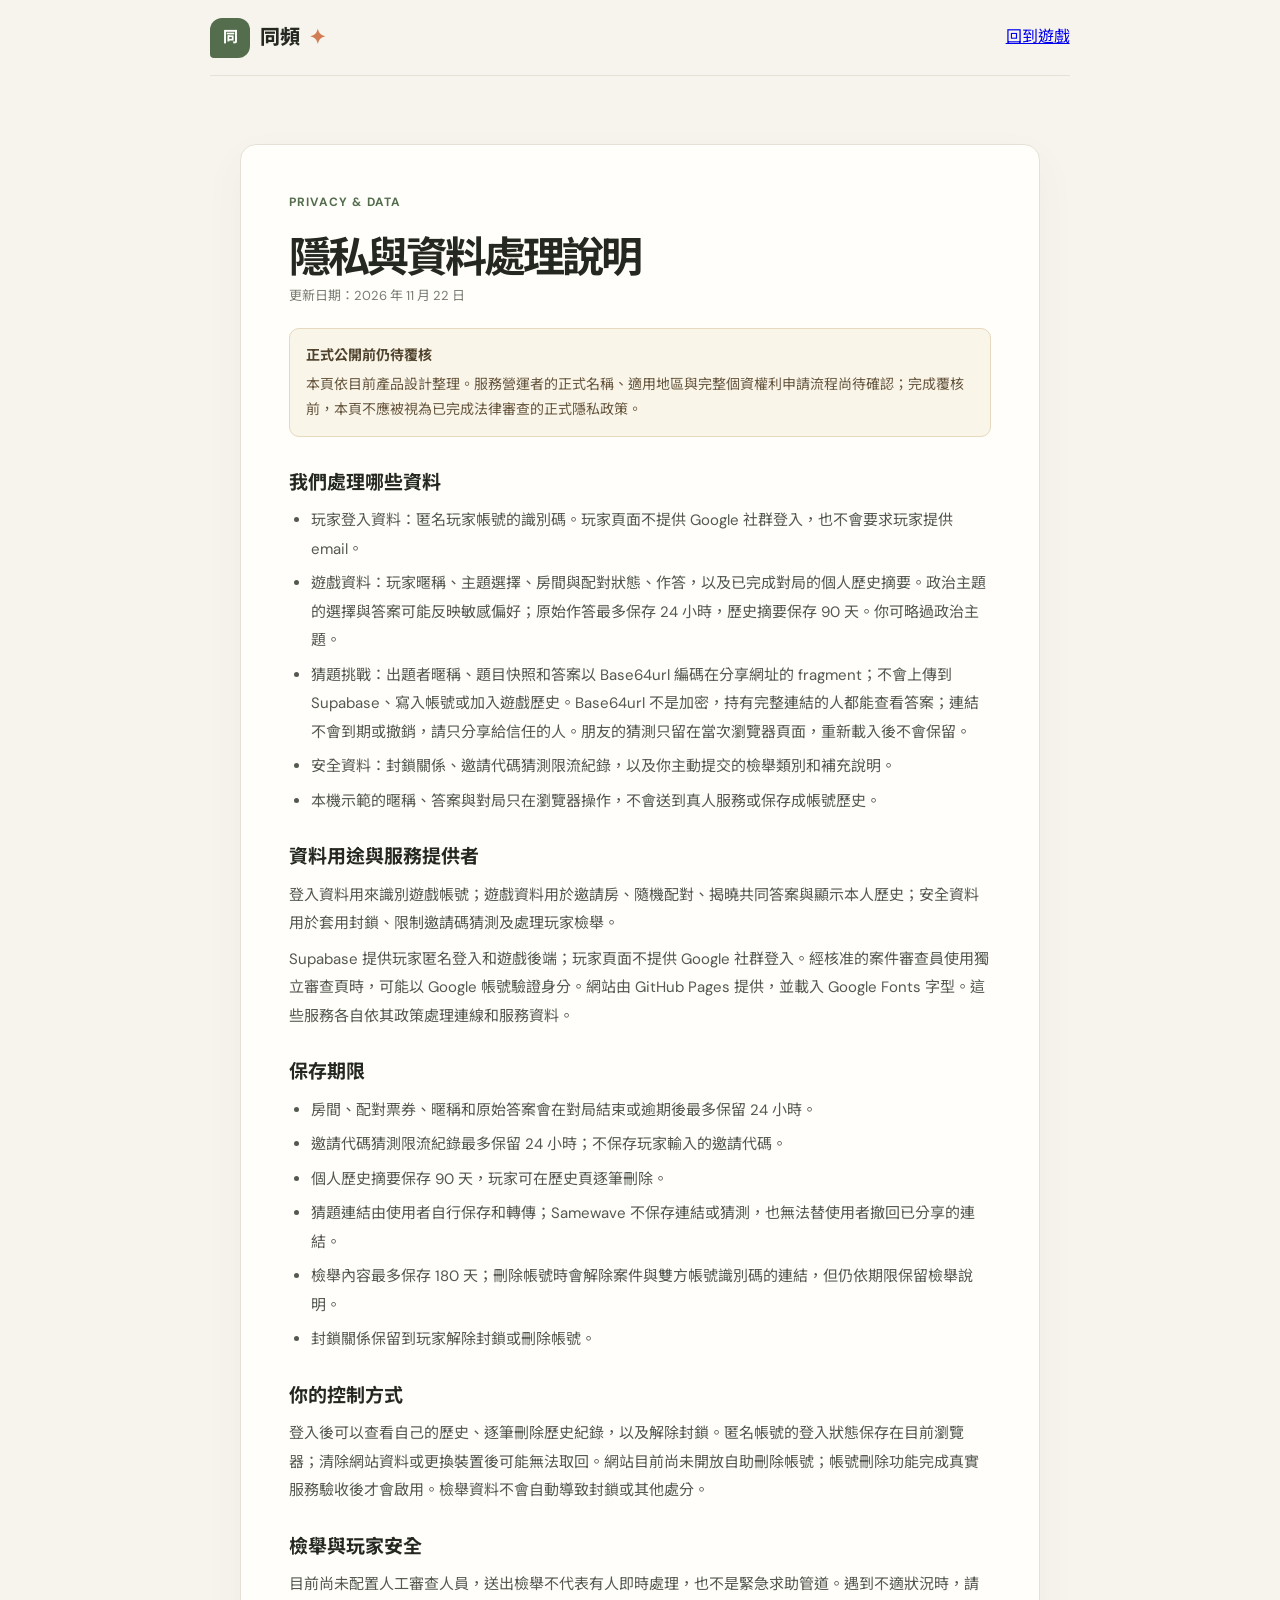
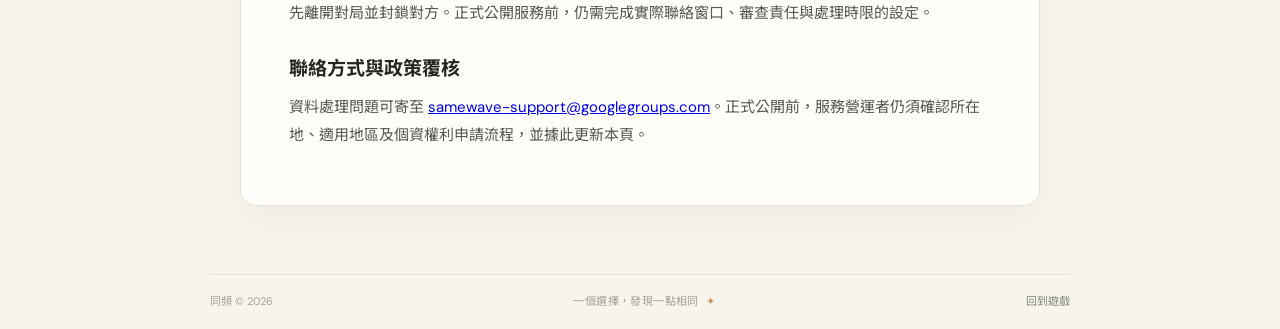
<file: site/privacy.html>
<!doctype html>
<html lang="zh-Hant">
  <head>
    <meta charset="utf-8">
    <meta name="viewport" content="width=device-width, initial-scale=1">
    <meta name="theme-color" content="#f7f4ee">
    <meta name="description" content="同頻目前遊戲資料的用途、保存期限、登入服務與玩家控制方式。">
    <link rel="canonical" href="https://310182-sketch.github.io/samewave/privacy.html">
    <meta property="og:type" content="website">
    <meta property="og:title" content="隱私與資料處理說明｜同頻">
    <meta property="og:description" content="了解同頻如何處理登入、遊戲、歷史、封鎖與檢舉資料。">
    <meta property="og:url" content="https://310182-sketch.github.io/samewave/privacy.html">
    <title>隱私與資料處理說明｜同頻</title>
    <link rel="icon" href="favicon.svg" type="image/svg+xml">
    <link rel="preconnect" href="https://fonts.googleapis.com">
    <link rel="preconnect" href="https://fonts.gstatic.com" crossorigin>
    <link href="https://fonts.googleapis.com/css2?family=DM+Sans:wght@400;500;600;700&family=Noto+Sans+TC:wght@400;500;600;700;800&display=swap" rel="stylesheet">
    <link rel="stylesheet" href="styles.css?v=17">
    <style>
      .policy-shell { max-width: 1000px; }
      .policy-main { padding: clamp(28px, 6vw, 68px) 0; }
      .policy-card { width: 100%; max-width: 800px; margin: 0 auto; border: 1px solid var(--line); border-radius: 16px; padding: clamp(22px, 5vw, 48px); background: var(--white); box-shadow: 0 16px 42px #514a380c; }
      .policy-card h1 { margin: 14px 0 4px; font-size: clamp(30px, 5vw, 42px); line-height: 1.35; }
      .policy-updated { margin: 0 0 22px; color: var(--muted); font-size: 13px; }
      .policy-review { margin: 0 0 32px; border: 1px solid #e6d9bd; border-radius: 10px; padding: 14px 16px; background: #faf5e9; color: #66563e; font-size: 14px; line-height: 1.8; }
      .policy-review strong { display: block; margin-bottom: 3px; color: #51442e; }
      .policy-section { margin-top: 28px; }
      .policy-section h2 { margin: 0 0 9px; font-size: 19px; line-height: 1.5; }
      .policy-section p,.policy-section li { color: #54584f; font-size: 15px; line-height: 1.9; }
      .policy-section p { margin: 7px 0; }
      .policy-section ul { margin: 8px 0; padding-left: 22px; }
      .policy-section li+li { margin-top: 6px; }
      .policy-contact { overflow-wrap: anywhere; }
      @media (max-width: 600px) {
        .policy-shell { padding-inline: 18px; }
        .policy-main { padding-block: 22px 34px; }
        .policy-card h1 { letter-spacing: -.04em; }
        .policy-section h2 { font-size: 17px; }
        .policy-section p,.policy-section li { font-size: 14px; }
        .policy-shell .site-footer { flex-wrap: wrap; gap: 8px; padding-block: 10px; }
        .policy-shell .site-footer>div { flex-wrap: wrap; }
      }
    </style>
  </head>
  <body>
    <div class="app-shell policy-shell">
      <header class="topbar">
        <a class="brand" href="./" aria-label="同頻首頁"><span class="brand-mark" aria-hidden="true">同</span>同頻<span class="brand-dot" aria-hidden="true">✦</span></a>
        <a class="policy-home-link" href="./">回到遊戲</a>
      </header>
      <main class="policy-main">
        <article class="policy-card">
          <p class="eyebrow">PRIVACY &amp; DATA</p>
          <h1>隱私與資料處理說明</h1>
          <p class="policy-updated">更新日期：2026 年 11 月 22 日</p>
          <aside class="policy-review" role="note">
            <strong>正式公開前仍待覆核</strong>
            本頁依目前產品設計整理。服務營運者的正式名稱、適用地區與完整個資權利申請流程尚待確認；完成覆核前，本頁不應被視為已完成法律審查的正式隱私政策。
          </aside>

          <section class="policy-section">
            <h2>我們處理哪些資料</h2>
            <ul>
              <li>玩家登入資料：匿名玩家帳號的識別碼。玩家頁面不提供 Google 社群登入，也不會要求玩家提供 email。</li>
              <li>遊戲資料：玩家暱稱、主題選擇、房間與配對狀態、作答，以及已完成對局的個人歷史摘要。政治主題的選擇與答案可能反映敏感偏好；原始作答最多保存 24 小時，歷史摘要保存 90 天。你可略過政治主題。</li>
              <li>猜題挑戰：出題者暱稱、題目快照和答案以 Base64url 編碼在分享網址的 fragment；不會上傳到 Supabase、寫入帳號或加入遊戲歷史。Base64url 不是加密，持有完整連結的人都能查看答案；連結不會到期或撤銷，請只分享給信任的人。朋友的猜測只留在當次瀏覽器頁面，重新載入後不會保留。</li>
              <li>安全資料：封鎖關係、邀請代碼猜測限流紀錄，以及你主動提交的檢舉類別和補充說明。</li>
              <li>本機示範的暱稱、答案與對局只在瀏覽器操作，不會送到真人服務或保存成帳號歷史。</li>
            </ul>
          </section>

          <section class="policy-section">
            <h2>資料用途與服務提供者</h2>
            <p>登入資料用來識別遊戲帳號；遊戲資料用於邀請房、隨機配對、揭曉共同答案與顯示本人歷史；安全資料用於套用封鎖、限制邀請碼猜測及處理玩家檢舉。</p>
            <p>Supabase 提供玩家匿名登入和遊戲後端；玩家頁面不提供 Google 社群登入。經核准的案件審查員使用獨立審查頁時，可能以 Google 帳號驗證身分。網站由 GitHub Pages 提供，並載入 Google Fonts 字型。這些服務各自依其政策處理連線和服務資料。</p>
          </section>

          <section class="policy-section">
            <h2>保存期限</h2>
            <ul>
              <li>房間、配對票券、暱稱和原始答案會在對局結束或逾期後最多保留 24 小時。</li>
              <li>邀請代碼猜測限流紀錄最多保留 24 小時；不保存玩家輸入的邀請代碼。</li>
              <li>個人歷史摘要保存 90 天，玩家可在歷史頁逐筆刪除。</li>
              <li>猜題連結由使用者自行保存和轉傳；Samewave 不保存連結或猜測，也無法替使用者撤回已分享的連結。</li>
              <li>檢舉內容最多保存 180 天；刪除帳號時會解除案件與雙方帳號識別碼的連結，但仍依期限保留檢舉說明。</li>
              <li>封鎖關係保留到玩家解除封鎖或刪除帳號。</li>
            </ul>
          </section>

          <section class="policy-section">
            <h2>你的控制方式</h2>
            <p>登入後可以查看自己的歷史、逐筆刪除歷史紀錄，以及解除封鎖。匿名帳號的登入狀態保存在目前瀏覽器；清除網站資料或更換裝置後可能無法取回。網站目前尚未開放自助刪除帳號；帳號刪除功能完成真實服務驗收後才會啟用。檢舉資料不會自動導致封鎖或其他處分。</p>
          </section>

          <section class="policy-section">
            <h2>檢舉與玩家安全</h2>
            <p>目前尚未配置人工審查人員，送出檢舉不代表有人即時處理，也不是緊急求助管道。遇到不適狀況時，請先離開對局並封鎖對方。正式公開服務前，仍需完成實際聯絡窗口、審查責任與處理時限的設定。</p>
          </section>

          <section class="policy-section">
            <h2>聯絡方式與政策覆核</h2>
            <p class="policy-contact">資料處理問題可寄至 <a href="mailto:samewave-support@googlegroups.com">samewave-support@googlegroups.com</a>。正式公開前，服務營運者仍須確認所在地、適用地區及個資權利申請流程，並據此更新本頁。</p>
          </section>
        </article>
      </main>
      <footer class="site-footer">
        <span>同頻 © 2026</span>
        <span class="footer-message">一個選擇，發現一點相同 <span aria-hidden="true">✦</span></span>
        <div><a href="./">回到遊戲</a></div>
      </footer>
    </div>
  </body>
</html>
</file>
<file: site/styles.css>
:root {
  color-scheme: light;
  --paper: #f7f4ee;
  --ink: #252820;
  --muted: #797d71;
  --line: #e6e1d7;
  --green: #536d4d;
  --green-dark: #3b5439;
  --green-soft: #edf1e8;
  --orange: #d17c55;
  --blue: #778aa0;
  --white: #fffefa;
  font-family: "DM Sans", "Noto Sans TC", "Microsoft JhengHei", sans-serif;
}
* { box-sizing: border-box; }
body { margin: 0; min-height: 100vh; background: var(--paper); color: var(--ink); }
button, input { font: inherit; }
button { color: inherit; }
button:disabled { cursor: default; }
button:focus-visible, input:focus-visible, a:focus-visible { outline: 3px solid var(--green); outline-offset: 3px; }
[data-focus-target]:focus { outline: 2px solid var(--green); outline-offset: 5px; border-radius: 5px; }
.app-shell { width: min(100%, 1360px); min-height: 100vh; margin: 0 auto; padding: 0 clamp(22px, 7vw, 96px); display: flex; flex-direction: column; }
.topbar { height: 82px; border-bottom: 1px solid var(--line); display: flex; align-items: center; justify-content: space-between; flex: 0 0 auto; }
.brand { display: inline-flex; align-items: center; gap: 10px; color: var(--ink); text-decoration: none; font-size: 18px; font-weight: 800; letter-spacing: -.04em; }
.brand-mark,.modal-mark { width: 34px; height: 34px; display: grid; place-items: center; border-radius: 12px 12px 12px 4px; background: var(--green); color: white; font-size: 15px; }
.brand-dot { color: var(--orange); }
.topbar-actions { display: flex; align-items: center; gap: 15px; }
.demo-pill,.live-label { display: inline-flex; align-items: center; gap: 8px; border: 1px solid #dce4d6; border-radius: 30px; padding: 7px 11px; color: #687463; background: #edf1e9; font-size: 9px; font-weight: 700; letter-spacing: .55px; }
.pulse-dot { display: inline-block; width: 6px; height: 6px; border-radius: 50%; background: #6f9665; box-shadow: 0 0 0 3px #dbe8d5; }
.icon-button,.more-button { display: grid; place-items: center; width: 34px; height: 34px; border: 1px solid var(--line); border-radius: 50%; background: transparent; color: #64695f; cursor: pointer; }
.icon-button:hover,.more-button:hover { background: white; }
main { display: flex; flex: 1; flex-direction: column; }
.view { flex: 1; }
.hidden { display: none !important; }

/* Home */
.home-view { min-height: 665px; display: grid; grid-template-columns: minmax(0, 1fr) minmax(330px, .9fr); align-items: center; gap: clamp(35px, 6vw, 82px); padding: 48px 0 58px; }
.hero-copy { max-width: 560px; }
.eyebrow { display: flex; align-items: center; gap: 9px; margin: 0; color: var(--green); font-size: 10px; font-weight: 700; letter-spacing: 1.55px; text-transform: uppercase; }
.sparkle { color: var(--orange); font-size: 16px; }
h1 { font-family: "Noto Sans TC", "Microsoft JhengHei", sans-serif; font-size: clamp(40px, 4.4vw, 59px); line-height: 1.27; letter-spacing: -.07em; font-weight: 700; }
.hero-copy h1 { margin: 17px 0 15px; }
h1 span { color: var(--green); }
.hero-description { margin: 0; color: var(--muted); font-size: 13px; line-height: 1.9; }
.hero-note { display: flex; align-items: center; gap: 7px; margin: 15px 0 22px 2px; color: #96958a; font-size: 9px; }
.hero-note span { color: #c39b5b; }
.entry-card { max-width: 470px; border: 1px solid #e8e4da; border-radius: 13px; background: var(--white); padding: 18px 19px 15px; box-shadow: 0 13px 32px #554e3d0b; }
.entry-heading { display: flex; align-items: center; gap: 10px; margin-bottom: 14px; }
.step-mark { display: grid; place-items: center; width: 29px; height: 29px; border-radius: 9px; background: #f0eee6; color: #8a8c80; font-size: 8px; font-weight: 700; }
.entry-heading div { display: flex; flex-direction: column; gap: 2px; }
.entry-heading b { font-size: 12px; }
.entry-heading small { color: #77796f; font-size: 10px; }
.field-label { display: flex; align-items: center; gap: 6px; margin-bottom: 6px; font-size: 12px; font-weight: 700; }
.field-label span { color: #aaa89e; font-weight: 400; }
.text-input { width: 100%; height: 40px; border: 1px solid #e6e4db; border-radius: 6px; background: #fff; color: var(--ink); padding: 0 10px; font-size: 12px; }
.text-input::placeholder { color: #b4b2a8; }
.topic-picker { margin: 14px 0 14px; padding: 0; border: 0; }
.topic-picker legend { margin-bottom: 8px; font-size: 12px; font-weight: 700; }
.topic-options { display: flex; flex-wrap: wrap; gap: 6px; }
.question-count-picker { margin: 14px 0; padding: 0; border: 0; }
.question-count-picker legend { margin-bottom: 8px; font-size: 12px; font-weight: 700; }
.question-count-options { display: grid; grid-template-columns: repeat(3, minmax(0, 1fr)); gap: 8px; }
.question-count-choice { min-height: 42px; border: 1px solid #e7e4da; border-radius: 7px; background: #fff; color: #62665d; font-size: 12px; font-weight: 600; cursor: pointer; transition: .16s ease; }
.question-count-choice:hover { border-color: #b5c2a9; color: var(--green); }
.question-count-choice.is-selected { border-color: #a7b59d; background: #edf2e9; color: var(--green-dark); }
.question-count-note { margin: 7px 0 0; color: #77796f; font-size: 10px; line-height: 1.5; }
.topic-choice { min-height: 42px; display: inline-flex; align-items: center; gap: 6px; border: 1px solid #e7e4da; border-radius: 7px; padding: 0 9px; background: #fff; color: #62665d; font-size: 12px; cursor: pointer; transition: .16s ease; }
.topic-choice>span { color: #bd8d54; font-size: 14px; }
.topic-choice:hover { border-color: #b5c2a9; color: var(--green); }
.topic-choice.is-selected { border-color: #829578; background: #edf1e8; color: var(--green-dark); box-shadow: inset 0 0 0 1px #829578; }
.topic-choice.is-selected>span { color: var(--green); }
.random-choice { margin-left: auto; }
.primary-button { min-height: 45px; display: inline-flex; align-items: center; justify-content: space-between; gap: 16px; border: 0; border-radius: 7px; padding: 0 14px 0 17px; background: var(--green); color: white; font-size: 10px; font-weight: 700; cursor: pointer; box-shadow: 0 7px 16px #43583b20; transition: .18s ease; }
.primary-button:hover { background: var(--green-dark); transform: translateY(-1px); box-shadow: 0 9px 18px #43583b27; }
.start-button { width: 100%; }
.button-arrow { display: grid; place-items: center; width: 23px; height: 23px; border: 1px solid #ffffff66; border-radius: 50%; font-size: 12px; }
.privacy-note { margin: 9px 0 0; color: #77796f; font-size: 9px; text-align: center; }
.preview-wrap { position: relative; justify-self: end; width: min(100%, 410px); padding: 10px 12px 32px; }
.preview-card { position: relative; z-index: 1; border: 1px solid #e9e5dc; border-radius: 14px; padding: 20px 21px 19px; background: var(--white); box-shadow: 0 18px 44px #514a380f; transform: rotate(1deg); }
.preview-topline { display: flex; align-items: center; justify-content: space-between; margin-bottom: 22px; }
.live-label { border: 0; padding: 0; background: transparent; font-size: 8px; letter-spacing: .3px; }
.live-label .pulse-dot { width: 5px; height: 5px; }
.round-tag { color: #aaa79c; font-size: 8px; font-weight: 700; letter-spacing: .8px; }
.preview-topic { width: fit-content; display: flex; align-items: center; gap: 7px; margin: 0 auto 17px; border-radius: 30px; padding: 7px 11px; background: #f5f3ed; color: #8d9084; font-size: 8px; }
.preview-topic>span:first-child { color: #c19154; font-size: 13px; }
.preview-topic b { color: #545d4e; }
.preview-question { margin: 0 0 12px; font-family: "Noto Sans TC", sans-serif; font-size: 15px; font-weight: 700; line-height: 1.65; }
.preview-answer { min-height: 37px; display: flex; align-items: center; gap: 10px; margin-top: 7px; border: 1px solid #e9e6de; border-radius: 7px; padding: 0 10px; color: #73766c; font-size: 9px; }
.answer-letter { display: grid; place-items: center; width: 21px; height: 21px; border-radius: 6px; background: #f1efe8; color: #85877b; font-size: 8px; font-weight: 700; }
.preview-answer.is-selected { border-color: #9aa991; background: #f0f3ec; color: var(--green-dark); }
.preview-answer.is-selected .answer-letter { background: #dfe8d9; color: var(--green); }
.preview-reveal { display: flex; align-items: center; gap: 8px; margin-top: 14px; border-radius: 8px; padding: 10px 11px; background: #f1f4ec; color: var(--green); font-size: 9px; }
.preview-reveal>span { color: #c99754; }
.preview-reveal small { margin-left: auto; color: #9da094; font-size: 7px; }
.decor-star { position: absolute; z-index: 2; color: #c59052; }
.star-one { top: 58px; right: -2px; font-size: 23px; }
.star-two { bottom: 48px; left: -5px; color: #849276; font-size: 16px; }
.preview-caption { position: absolute; right: 6px; bottom: 0; margin: 0; color: #aaa79e; font-size: 8px; letter-spacing: .5px; }

/* Matching */
.matching-view { min-height: 620px; display: flex; flex-direction: column; align-items: center; justify-content: center; padding: 48px 0 60px; text-align: center; }
.match-orbit { position: relative; width: 142px; height: 142px; display: grid; place-items: center; margin-bottom: 23px; }
.orbit { position: absolute; inset: 4px; border: 1px solid #dce3d6; border-radius: 50%; animation: orbit-pulse 2.2s ease-in-out infinite; }
.orbit-two { inset: 20px; animation-delay: .6s; }
.match-center { display: grid; place-items: center; width: 58px; height: 58px; border-radius: 19px 19px 19px 6px; background: var(--green); color: white; font-size: 23px; font-weight: 700; box-shadow: 0 10px 26px #536d4d36; }
.orbit-dot { position: absolute; display: grid; place-items: center; width: 26px; height: 26px; border-radius: 50%; background: #f1dfd2; color: #a96543; font-size: 12px; }
.dot-a { left: 2px; top: 49px; }.dot-b { right: 0; bottom: 26px; background: #e6ebdf; color: var(--green); }
.centered-eyebrow { justify-content: center; }
.matching-view h2 { margin: 14px 0 9px; font-size: 30px; line-height: 1.45; letter-spacing: -.06em; }
.matching-view h2 span { color: var(--green); }
.match-subtitle,.match-caption { color: #929388; font-size: 10px; }
.match-subtitle b { color: var(--green); }
.match-progress { width: 180px; height: 3px; overflow: hidden; margin: 15px auto 9px; border-radius: 9px; background: #e7e3da; }
.match-progress span { display: block; width: 42%; height: 100%; border-radius: inherit; background: var(--green); animation: load-progress 1.5s ease-in-out infinite; }
.demo-inline-note { color: #77796f; font-size: 9px; }
.text-button { margin-top: 16px; border: 0; padding: 8px 10px; background: transparent; color: #898b80; font-size: 9px; cursor: pointer; }
.text-button:hover { color: var(--green); }

/* Game */
.game-view { padding: 22px 0 35px; }
.game-heading { height: 43px; display: grid; grid-template-columns: 1fr 1fr 1fr; align-items: center; margin-bottom: 12px; }
.back-button,.more-button { width: fit-content; border: 0; background: transparent; color: #77796f; font-size: 9px; cursor: pointer; }
.back-button span { padding-left: 4px; }
.round-center { display: flex; align-items: center; justify-self: center; gap: 11px; }
.round-center .round-tag { color: #76796e; font-size: 8px; }
.round-center .round-tag b { color: var(--green); }
.round-center .round-tag span { color: #c2beb4; padding: 0 2px; }
.round-divider { width: 1px; height: 13px; background: #dedacf; }
.round-topic { display: flex; align-items: center; gap: 5px; color: #7f8278; font-size: 8px; }
.round-topic span { color: #c09053; }
.more-button { justify-self: end; font-weight: 700; }
.game-progress { height: 3px; overflow: hidden; margin-bottom: 14px; border-radius: 5px; background: #e7e3da; }
.game-progress span { display: block; width: 20%; height: 100%; border-radius: inherit; background: var(--green); transition: width .25s ease; }
.game-grid { display: grid; grid-template-columns: minmax(0, 1.65fr) minmax(220px, .75fr); gap: 14px; align-items: stretch; max-width: 920px; margin: 0 auto; }
.play-panel,.side-panel { border: 1px solid #e9e5dc; border-radius: 12px; background: var(--white); }
.play-panel { min-height: 490px; overflow: hidden; }
.player-row { display: flex; align-items: center; min-height: 67px; padding: 12px 18px; border-bottom: 1px solid #efede6; }
.player-chip { display: flex; align-items: center; gap: 8px; }
.player-chip>span:last-child { display: flex; flex-direction: column; gap: 3px; }
.player-chip b { font-size: 9px; }
.player-chip small { color: #a09f95; font-size: 7px; }
.avatar { display: grid; place-items: center; width: 29px; height: 29px; flex: 0 0 auto; border-radius: 50%; font-size: 9px; font-weight: 700; }
.avatar-green { background: #e2eadc; color: var(--green); }
.avatar-orange { background: #f1dfd3; color: #9d6144; }
.versus { margin: 0 auto; color: #b9b7ad; font-size: 8px; }
.opponent-chip { text-align: right; }
.question-area { padding: 22px clamp(18px, 4vw, 39px) 25px; }
.question-kicker { margin: 0 0 9px; color: #686c62; font-size: 10px; letter-spacing: .4px; }
.game-question { margin: 0; font-family: "Noto Sans TC", sans-serif; font-size: clamp(19px, 2.5vw, 26px); line-height: 1.5; letter-spacing: -.05em; }
.question-instruction { margin: 9px 0 17px; color: #686c62; font-size: 10px; }
.answer-options { display: grid; gap: 9px; }
.answer-option { min-height: 62px; width: 100%; display: flex; align-items: center; gap: 12px; border: 1px solid #e6e4dc; border-radius: 8px; padding: 9px 13px; background: #fff; color: #666a60; text-align: left; font-size: 14px; cursor: pointer; transition: .16s ease; }
.answer-option:hover:not(:disabled) { border-color: #a8b69e; background: #fbfcf8; transform: translateY(-1px); }
.answer-option.is-selected { border-color: #819478; background: #f0f4ed; color: var(--green-dark); box-shadow: inset 0 0 0 1px #819478; }
.answer-option:disabled:not(.is-selected) { opacity: .58; }
.option-letter { display: grid; place-items: center; width: 30px; height: 30px; flex: 0 0 auto; border-radius: 8px; background: #f1efe8; color: #7c8075; font-size: 10px; font-weight: 700; }
.is-selected .option-letter { background: #dce7d7; color: var(--green); }
.option-copy { flex: 1; }
.option-check { visibility: hidden; color: var(--green); font-size: 13px; }
.is-selected .option-check { visibility: visible; }
.remote-game-status { margin: 11px 0 0; border-left: 2px solid #b4c2a9; padding: 5px 9px; color: #62695c; background: #f6f7f2; font-size: 11px; line-height: 1.6; }
.reveal-panel { margin-top: 16px; border: 1px solid #e2e9dc; border-radius: 9px; padding: 13px; background: #f5f7f2; animation: reveal-in .2s ease-out; }
.reveal-title { display: flex; align-items: flex-start; gap: 8px; }
.reveal-spark { color: #bd8d4d; font-size: 14px; }
.reveal-title>div { display: flex; flex-direction: column; gap: 4px; }
.reveal-title b { color: var(--green-dark); font-size: 9px; }
.reveal-title small { color: #686c62; font-size: 9px; }
.answer-comparison { display: grid; grid-template-columns: 1fr 20px 1fr; align-items: center; gap: 7px; margin: 12px 0; }
.answer-comparison>div { display: flex; flex-direction: column; gap: 5px; min-height: 47px; border-radius: 6px; padding: 7px 9px; background: white; }
.answer-comparison small { color: #686c62; font-size: 9px; }
.answer-comparison b { color: #51584b; font-size: 10px; line-height: 1.4; }
.comparison-mark { color: #9aa290; text-align: center; }
.next-button { min-height: 37px; width: 100%; justify-content: center; }
.next-button .button-arrow { width: 19px; height: 19px; }
.side-panel { display: flex; flex-direction: column; padding: 17px 16px 13px; }
.side-title { display: flex; align-items: center; gap: 8px; }
.side-icon { color: var(--orange); font-size: 15px; }
.side-title>div { display: flex; flex-direction: column; gap: 4px; }
.side-title b { font-size: 9px; }
.side-title small { color: #a0a095; font-size: 7px; }
.score-card { display: flex; align-items: center; justify-content: space-between; margin: 16px 0 17px; border-radius: 8px; padding: 11px; background: #f3f4ed; color: #818479; font-size: 8px; }
.score-card>b { color: var(--green); font-size: 17px; }
.score-card small { color: #9b9e92; font-size: 7px; font-weight: 400; }
.how-to { border-top: 1px solid #efede6; padding-top: 13px; }
.how-to-title { margin: 0 0 11px; color: #898d81; font-size: 8px; font-weight: 700; }
.how-to ol { display: grid; gap: 11px; margin: 0; padding: 0; list-style: none; }
.how-to li { display: flex; align-items: flex-start; gap: 8px; }
.how-to li>span { color: #686c62; font-size: 9px; }
.how-to li>b { color: #686c62; font-size: 9px; font-weight: 500; }
.how-to li.active-step>span,.how-to li.active-step>b { color: var(--green); }
.safety-note { display: flex; gap: 7px; margin: auto 0 10px; padding-top: 16px; color: #96988e; font-size: 7px; line-height: 1.6; }
.safety-note span { color: #cd8f74; }
.demo-disclaimer { margin: 0; border-top: 1px solid #efede6; padding-top: 10px; color: #686c62; font-size: 9px; line-height: 1.6; }
.demo-disclaimer .pulse-dot { width: 5px; height: 5px; margin-right: 3px; }

/* Results */
.results-view { min-height: 640px; display: flex; flex-direction: column; align-items: center; justify-content: center; padding: 44px 0 50px; text-align: center; }
.result-mark { display: grid; place-items: center; width: 48px; height: 48px; margin-bottom: 14px; border-radius: 16px 16px 16px 5px; background: #e9eee4; color: #c08d4f; font-size: 20px; }
.results-view h1 { margin: 11px 0 8px; font-size: clamp(25px, 4vw, 36px); }
.result-copy { margin: 0 0 20px; color: #686c62; font-size: 11px; }
.result-card { width: min(100%, 510px); border: 1px solid #e8e4db; border-radius: 11px; background: var(--white); padding: 14px 16px; text-align: left; }
.result-card-heading { display: flex; align-items: center; justify-content: space-between; border-bottom: 1px solid #efede6; padding-bottom: 11px; }
.result-card-heading b { font-size: 11px; }
.result-card-heading span { border-radius: 30px; padding: 5px 8px; background: #f2f0e9; color: #62665d; font-size: 9px; }
.result-list { display: grid; gap: 8px; margin: 0; padding: 12px 0 0; list-style: none; }
.result-list li { display: flex; flex-direction: column; gap: 5px; border-radius: 7px; padding: 9px 10px; background: #f7f7f2; }
.result-list li span { color: #62665d; font-size: 10px; }
.result-list li b { color: var(--green); font-size: 10px; }
.empty-result { margin: 15px 0 4px; color: #62665d; font-size: 10px; text-align: center; }
.share-note { margin: 15px 0 -7px; color: #62665d; font-size: 11px; line-height: 1.6; }
.result-actions { display: flex; align-items: center; gap: 12px; margin-top: 14px; }
.result-share-actions { justify-content: center; }
.result-share-actions .primary-button { min-width: 164px; }
.result-share-actions .secondary-button { min-height: 45px; }
.result-navigation-actions { margin-top: 12px; }
.result-share-actions button:disabled { opacity: .58; cursor: progress; }
.secondary-button { min-height: 42px; border: 1px solid #e2dfd6; border-radius: 7px; padding: 0 15px; background: transparent; color: #62665d; font-size: 11px; cursor: pointer; }
.secondary-button:hover { background: #fffefa; }

/* Footer and dialog */
.site-footer { min-height: 55px; display: flex; align-items: center; justify-content: space-between; border-top: 1px solid var(--line); color: #a4a196; font-size: 8px; }
.footer-message { letter-spacing: .4px; }
.footer-message span { padding-left: 4px; color: #c59052; }
.site-footer button,.site-footer a { border: 0; padding: 7px 0 7px 10px; background: none; color: #83857b; font-size: 8px; cursor: pointer; text-decoration: none; }
.site-footer a:hover { color: var(--green-dark); text-decoration: underline; }
.modal { position: relative; width: min(420px, calc(100% - 32px)); border: 1px solid var(--line); border-radius: 15px; padding: 28px 32px 25px; background: var(--white); color: var(--ink); text-align: center; box-shadow: 0 22px 75px #1e261e2b; }
.modal::backdrop { background: #20282065; backdrop-filter: blur(3px); }
.modal-close { position: absolute; top: 10px; right: 12px; border: 0; background: transparent; color: #8d8d82; font-size: 20px; cursor: pointer; }
.modal-mark { width: 41px; height: 41px; margin: 0 auto 15px; border-radius: 15px 15px 15px 5px; font-size: 18px; }
.modal .eyebrow { font-size: 8px; }
.modal h2 { margin: 10px 0 8px; font-size: 19px; letter-spacing: -.04em; }
.modal-copy { margin: 9px 0 18px; color: #85877d; font-size: 9px; line-height: 1.85; }
.modal-action { min-height: 38px; justify-content: center; padding: 0 18px; }
.toast { position: fixed; z-index: 5; left: 50%; bottom: 22px; transform: translate(-50%, 12px); border-radius: 7px; padding: 10px 14px; background: #29382b; color: white; font-size: 9px; opacity: 0; pointer-events: none; transition: .2s; }
.toast.visible { transform: translate(-50%, 0); opacity: 1; }

@keyframes orbit-pulse { 0%,100% { transform: scale(.96); opacity: .55; } 50% { transform: scale(1.04); opacity: 1; } }
@keyframes load-progress { 0% { transform: translateX(-130%); } 100% { transform: translateX(350%); } }
@keyframes reveal-in { from { opacity: .25; transform: translateY(4px); } to { opacity: 1; transform: translateY(0); } }
@media (min-width: 1200px) { .home-view { padding-top: 54px; padding-bottom: 62px; } }
@media (max-width: 850px) {
  .app-shell { padding: 0 5%; }
  .home-view { grid-template-columns: minmax(0, 1.05fr) minmax(270px, .8fr); gap: 28px; }
  .preview-wrap { width: 100%; }
  .game-grid { grid-template-columns: minmax(0, 1.4fr) minmax(190px, .75fr); gap: 10px; }
  .side-panel { padding: 14px 12px 11px; }
}
@media (max-width: 650px) {
  .app-shell { padding: 0 18px; }
  .topbar { height: 68px; }
  .topbar-actions { gap: 9px; }
  .demo-pill { padding: 7px 8px; font-size: 8px; }
  .home-view { display: flex; flex-direction: column; align-items: stretch; gap: 27px; padding: 34px 0 39px; }
  .hero-copy h1 { margin: 14px 0 10px; font-size: clamp(39px, 11vw, 53px); }
  .hero-description { font-size: 11px; }
  .desktop-break { display: none; }
  .hero-note { margin: 12px 0 17px 2px; }
  .entry-card { max-width: none; padding: 16px 14px 13px; }
  .topic-choice { min-height: 44px; font-size: 12px; }
  .random-choice { margin-left: 0; }
  .preview-wrap { align-self: center; max-width: 410px; padding-bottom: 28px; }
  .preview-card { padding: 17px; }
  .site-footer { min-height: 49px; }
  .footer-message { display: none; }
  .matching-view { min-height: 560px; }
  .game-view { padding-top: 11px; }
  .game-heading { height: 38px; margin-bottom: 8px; }
  .round-center { gap: 7px; }
  .back-button span { display: none; }
  .game-grid { display: flex; flex-direction: column; gap: 9px; }
  .play-panel { min-height: 480px; }
  .question-area { padding: 19px 15px 20px; }
  .game-question { font-size: 20px; }
  .answer-option { min-height: 56px; padding: 9px 11px; font-size: 13px; }
  .side-panel { padding: 12px 13px; }
  .side-title { display: none; }
  .score-card { margin: 0 0 10px; padding: 8px 10px; }
  .how-to { padding-top: 9px; }
  .how-to ol { grid-template-columns: repeat(3, 1fr); gap: 6px; }
  .how-to li { gap: 4px; }
  .how-to li>b { font-size: 8px; line-height: 1.5; }
  .safety-note { display: none; }
  .demo-disclaimer { margin-top: 9px; padding-top: 8px; }
  .results-view { min-height: 570px; }
}
@media (max-width: 380px) {
  .app-shell { padding: 0 13px; }
  .preview-card { padding: 15px 13px; }
  .player-row { padding: 10px 12px; }
  .versus { font-size: 7px; }
  .answer-comparison { grid-template-columns: 1fr 15px 1fr; gap: 4px; }
  .result-actions { gap: 7px; }
  .result-share-actions { flex-wrap: wrap; }
}
@media (prefers-reduced-motion: reduce) {
  *,*::before,*::after { scroll-behavior: auto !important; animation-duration: .01ms !important; animation-iteration-count: 1 !important; transition-duration: .01ms !important; }
}

/* Readable, consistent controls */
body { font-size: 16px; line-height: 1.55; }
.app-shell { width: min(100%, 1320px); padding-inline: clamp(18px, 5.5vw, 80px); }
.topbar { height: 76px; }
.brand { font-size: 20px; }
.brand-mark,.icon-button,.more-button { width: 40px; height: 40px; }
.demo-pill { font-size: 11px; letter-spacing: .25px; }
.icon-button,.more-button { font-size: 15px; }
.eyebrow { font-size: 12px; letter-spacing: 1.15px; }
.home-view { min-height: 620px; gap: clamp(28px, 5vw, 70px); }
.hero-copy h1 { letter-spacing: -.045em; }
.hero-description { color: #686d62; font-size: 16px; line-height: 1.8; }
.hero-note { color: #74786d; font-size: 13px; }
.entry-card { border-radius: 16px; padding: 24px; box-shadow: 0 18px 42px #554e3d10; }
.step-mark { width: 34px; height: 34px; border-radius: 11px; font-size: 11px; }
.entry-heading { margin-bottom: 18px; }
.entry-heading b { font-size: 15px; }
.entry-heading small { font-size: 12px; }
.field-label,.topic-picker legend { font-size: 14px; }
.text-input { height: 48px; border-radius: 10px; padding-inline: 13px; font-size: 16px; }
.topic-picker { margin-block: 18px; }
.topic-picker legend { margin-bottom: 10px; }
.question-count-picker { margin-block: 18px; }
.question-count-picker legend { margin-bottom: 10px; }
.question-count-choice { min-height: 48px; border-radius: 11px; font-size: 14px; }
.question-count-note { font-size: 12px; }
.topic-options { display: grid; grid-template-columns: repeat(3, minmax(0, 1fr)); gap: 8px; }
.topic-choice { width: 100%; min-height: 48px; justify-content: center; gap: 8px; border-color: #e2e5dc; border-radius: 11px; padding-inline: 9px; color: #555e52; font-size: 14px; font-weight: 600; }
.topic-choice>span { font-size: 15px; }
.topic-choice:hover { border-color: #bac5b2; background: #fbfcf8; }
.topic-choice.is-selected { border-color: #a7b59d; background: #edf2e9; color: #3b5439; box-shadow: none; }
.random-choice { grid-column: 1 / -1; margin-left: 0; }
.primary-button { min-height: 49px; border-radius: 10px; padding-inline: 18px 15px; font-size: 14px; }
.button-arrow { width: 25px; height: 25px; }
.privacy-note { color: #686d62; font-size: 12px; line-height: 1.6; }
.preview-card { border-radius: 18px; padding: 23px; }
.live-label,.round-tag,.preview-caption { font-size: 11px; }
.preview-topic { font-size: 11px; }
.preview-answer { min-height: 44px; border-radius: 10px; font-size: 13px; }
.answer-letter { width: 26px; height: 26px; font-size: 11px; }
.preview-reveal { font-size: 12px; }
.preview-reveal small { font-size: 10px; }
.match-subtitle,.match-caption,.demo-inline-note { color: #686d62; font-size: 13px; }
.text-button { font-size: 13px; }
.game-heading { min-height: 48px; }
.back-button,.more-button { font-size: 13px; }
.round-center .round-tag,.round-topic { font-size: 11px; }
.game-progress { height: 5px; border-radius: 8px; }
.play-panel,.side-panel { border-radius: 16px; }
.player-chip b { font-size: 12px; }
.player-chip small,.versus { color: #72766b; font-size: 10px; }
.avatar { width: 36px; height: 36px; font-size: 12px; }
.question-kicker { font-size: 12px; }
.game-question { letter-spacing: -.035em; }
.question-instruction { color: #64695f; font-size: 13px; }
.answer-option { min-height: 66px; border-radius: 12px; font-size: 16px; }
.option-letter { width: 34px; height: 34px; border-radius: 10px; font-size: 12px; }
.reveal-panel { border-radius: 12px; padding: 16px; }
.reveal-title b { font-size: 13px; }
.reveal-title small,.answer-comparison small { color: #5e6559; font-size: 12px; }
.answer-comparison>div { min-height: 54px; border-radius: 9px; padding: 9px 11px; }
.answer-comparison b { font-size: 13px; }
.next-button { min-height: 48px; }
.side-panel { padding: 20px; }
.side-title b { font-size: 13px; }
.side-title small,.how-to-title { color: #686d62; font-size: 11px; }
.score-card { border-radius: 11px; padding: 14px; color: #5e6559; font-size: 12px; }
.score-card small,.safety-note { color: #666b61; font-size: 10px; }
.how-to li>span,.how-to li>b { font-size: 12px; }
.demo-disclaimer { color: #555d52; font-size: 11px; line-height: 1.7; }
.results-view { gap: 4px; }
.result-copy { color: #5f655a; font-size: 14px; line-height: 1.7; }
.result-card { border-radius: 16px; padding: 18px; }
.result-card-heading b { font-size: 14px; }
.result-card-heading span { font-size: 12px; }
.result-list li { border-radius: 10px; padding: 12px; }
.result-list li span { color: #555d52; font-size: 12px; line-height: 1.6; }
.result-list li b { font-size: 14px; line-height: 1.5; }
.empty-result { font-size: 13px; line-height: 1.7; }
.share-note { max-width: 510px; color: #555d52; font-size: 13px; }
.secondary-button { min-height: 46px; border-radius: 10px; padding-inline: 17px; color: #4f584d; font-size: 13px; }
.site-footer { font-size: 11px; }
.site-footer button,.site-footer a { font-size: 11px; }
.modal { border-radius: 18px; padding: 32px; }
.modal .eyebrow { font-size: 11px; }
.modal h2 { font-size: 22px; }
.modal-copy { color: #555d52; font-size: 13px; line-height: 1.8; }
.modal-action { justify-content: center; }
.toast { max-width: calc(100vw - 32px); border-radius: 10px; font-size: 13px; line-height: 1.5; }

@media (max-width: 850px) {
  .app-shell { padding-inline: 5%; }
  .entry-card { padding: 20px; }
}
@media (max-width: 650px) {
  .app-shell { padding-inline: 18px; }
  .topbar { height: 68px; }
  .demo-pill { font-size: 10px; }
  .home-view { gap: 22px; padding-block: 28px 36px; }
  .hero-copy h1 { font-size: clamp(38px, 10vw, 52px); }
  .hero-description { font-size: 15px; }
  .entry-card { padding: 20px 17px; }
  .topic-options { grid-template-columns: repeat(2, minmax(0, 1fr)); }
  .topic-choice { min-height: 48px; font-size: 14px; }
  .preview-card { padding: 19px; }
  .game-heading { min-height: 44px; }
  .game-grid { gap: 10px; }
  .play-panel { min-height: 0; }
  .question-area { padding: 21px 17px; }
  .game-question { font-size: 22px; }
  .answer-option { min-height: 60px; font-size: 15px; }
  .side-panel { padding: 15px; }
  .score-card { margin-block: 0 12px; }
  .how-to li>b { font-size: 11px; }
  .safety-note { display: none; }
  .results-view { min-height: 0; padding-block: 35px 42px; }
  .result-actions { flex-wrap: wrap; justify-content: center; }
}
@media (max-width: 380px) {
  .app-shell { padding-inline: 14px; }
  .entry-card { padding-inline: 14px; }
  .topic-options { gap: 7px; }
  .topic-choice { padding-inline: 7px; }
  .result-actions { gap: 7px; }
}

/* Room, matching and history previews */
.entry-methods { display: grid; grid-template-columns: minmax(0, 1fr) minmax(0, 1fr); gap: 9px; }
.entry-methods > button { width: 100%; justify-content: center; }
.entry-methods .primary-button { justify-content: space-between; }
.entry-methods .secondary-button { padding-inline: 10px; font-weight: 700; }
.join-toggle,.history-link { min-height: 44px; border: 0; padding: 0; background: transparent; color: var(--green-dark); font-size: 13px; font-weight: 700; text-align: left; cursor: pointer; }
.join-toggle { display: block; margin-top: 6px; }
.join-toggle:hover,.history-link:hover { color: #253c25; text-decoration: underline; text-underline-offset: 3px; }
.join-room-panel { margin-top: 3px; border: 1px solid #ece9e1; border-radius: 11px; padding: 13px; background: #faf9f5; }
.join-room-panel .field-label { justify-content: space-between; }
.join-room-panel .field-label span { font-size: 11px; }
.join-room-controls { display: grid; grid-template-columns: minmax(0, 1fr) auto; gap: 8px; }
.invite-code-input { min-width: 0; font-family: "DM Sans", monospace; font-weight: 700; letter-spacing: .08em; text-transform: uppercase; }
.join-room-controls .primary-button { min-width: 78px; justify-content: center; }
.join-room-panel .privacy-note { text-align: left; }
.demo-start-button { min-height: 44px; width: 100%; margin-top: 10px; border: 1px solid #e8e5dc; border-radius: 9px; background: transparent; color: #62665d; font-size: 13px; font-weight: 600; cursor: pointer; }
.demo-start-button:hover { background: #f6f6f0; color: var(--green-dark); }
.entry-footer { margin-top: 8px; border-top: 1px solid #efede6; padding-top: 9px; }
.entry-footer .privacy-note { margin-top: 0; text-align: left; }
.history-link { min-height: 36px; margin-top: 4px; font-size: 12px; }
.match-timeout-note { margin: 2px 0 14px; color: #686d62; font-size: 12px; }
.match-progress.is-preview span { width: 100%; animation: none; opacity: .55; }
.matching-view [data-use-demo] { margin-top: 4px; }
.workflow-view { width: min(100%, 850px); min-height: 610px; display: flex; flex-direction: column; align-items: center; padding: 30px 0 48px; text-align: center; }
.workflow-back { align-self: flex-start; margin-bottom: 18px; }
.workflow-mark { display: grid; place-items: center; width: 50px; height: 50px; margin: 0 auto 14px; border-radius: 17px 17px 17px 5px; background: #e9eee4; color: var(--green); font-size: 23px; }
.workflow-view > .eyebrow { justify-content: center; }
.workflow-view h1 { margin: 11px 0 7px; font-size: clamp(27px, 4vw, 39px); line-height: 1.35; }
.workflow-copy { max-width: 620px; margin: 0 0 21px; color: #62665d; font-size: 15px; line-height: 1.7; }
.invite-code-card { width: min(100%, 440px); display: flex; flex-direction: column; align-items: center; gap: 12px; border: 1px solid #e8e5dc; border-radius: 16px; padding: 22px; background: var(--white); box-shadow: 0 15px 36px #554e3d0b; }
.invite-code-card > span { color: #686d62; font-size: 13px; }
.invite-code-card strong { color: var(--green-dark); font-family: "DM Sans", monospace; font-size: clamp(24px, 6vw, 34px); letter-spacing: .14em; overflow-wrap: anywhere; }
.invite-code-card .secondary-button { min-width: 150px; }
.workflow-note { max-width: 580px; margin: 12px 0; color: #686d62; font-size: 13px; line-height: 1.7; }
.workflow-meta { width: min(100%, 440px); display: flex; align-items: center; justify-content: space-between; border-top: 1px solid #e8e5dc; border-bottom: 1px solid #e8e5dc; margin-top: 8px; padding: 13px 2px; color: #686d62; font-size: 13px; }
.workflow-meta b { color: var(--green-dark); }
.workflow-actions { display: flex; flex-direction: column; align-items: center; margin-top: 18px; }
.workflow-actions .primary-button { min-width: 220px; }
.workflow-primary { min-width: 190px; justify-content: space-between; margin-top: 15px; }
.history-grid { width: 100%; display: grid; grid-template-columns: repeat(2, minmax(0, 1fr)); gap: 14px; margin-top: 6px; text-align: left; }
.history-panel { min-height: 245px; border: 1px solid #e8e5dc; border-radius: 15px; padding: 17px; background: var(--white); }
.history-panel-heading { display: flex; align-items: center; justify-content: space-between; gap: 10px; border-bottom: 1px solid #efede6; padding-bottom: 12px; }
.history-panel-heading h2 { margin: 0; font-size: 16px; }
.history-panel-heading > span { border-radius: 30px; padding: 5px 8px; background: #f0f2ec; color: #62665d; font-size: 11px; }
.history-empty { min-height: 163px; display: flex; flex-direction: column; align-items: center; justify-content: center; padding: 17px 8px 6px; text-align: center; }
.history-empty > span { color: #8a9a80; font-size: 23px; }
.history-empty > b { margin-top: 8px; font-size: 14px; }
.history-empty > p { max-width: 310px; margin: 7px 0 0; color: #686d62; font-size: 13px; line-height: 1.65; }
.history-list,.ranking-list { display: flex; flex-direction: column; gap: 9px; padding-top: 12px; }
.history-entry,.ranking-entry { border: 1px solid #efede6; border-radius: 10px; padding: 12px; background: #fffefa; }
.history-entry-heading,.ranking-entry-heading { display: flex; align-items: flex-start; justify-content: space-between; gap: 8px; }
.history-entry-heading b,.ranking-entry-heading b { color: var(--green-dark); font-size: 13px; }
.history-entry-heading time,.ranking-entry-heading span { color: #797d71; font-size: 11px; white-space: nowrap; }
.history-entry-summary,.ranking-entry-summary { margin: 6px 0 0; color: #62665d; font-size: 12px; line-height: 1.55; }
.history-choice-list { display: grid; gap: 6px; margin: 10px 0 0; padding: 0; list-style: none; }
.history-choice-list li { border-radius: 7px; padding: 8px; background: #f7f6f1; color: #62665d; font-size: 11px; line-height: 1.5; }
.history-choice-list li b { display: block; margin-top: 2px; color: var(--green-dark); font-size: 12px; }
.history-delete { min-height: 34px; margin-top: 10px; border: 1px solid #e6e1d7; border-radius: 7px; padding: 0 10px; background: transparent; color: #74766d; font-size: 11px; cursor: pointer; }
.history-delete:not(:disabled):hover { border-color: #d9c2b8; color: #8b4f3b; background: #fbf5f1; }
.history-delete:disabled { opacity: .55; }
.history-more { min-height: 40px; width: 100%; margin-top: 10px; border: 1px solid #e6e1d7; border-radius: 8px; background: transparent; color: var(--green-dark); font-size: 12px; font-weight: 700; cursor: pointer; }
.history-more:hover { background: var(--green-soft); }
.history-more:disabled { opacity: .55; cursor: default; }
.history-retry { min-height: 36px; margin-top: 7px; border: 0; padding: 0 8px; background: transparent; color: var(--green-dark); font-size: 12px; font-weight: 700; text-decoration: underline; text-underline-offset: 3px; cursor: pointer; }
.history-retry:hover { color: #526d43; }
.history-view > .workflow-note { margin-top: 17px; }

/* Optional Supabase Auth */
.auth-panel { max-width: 470px; position: relative; overflow: hidden; margin: 0 0 17px; border: 1px solid #d8e1d2; border-radius: 16px; padding: 18px 19px; background: linear-gradient(145deg, #edf3e9 0%, #fbfaf6 78%); box-shadow: 0 14px 35px #43583b13; }
.auth-panel::before { position: absolute; inset: 0 auto 0 0; width: 4px; background: var(--green); content: ""; }
.auth-heading { display: flex; align-items: center; justify-content: space-between; gap: 12px; }
.auth-heading-copy { display: flex; align-items: center; gap: 12px; }
.auth-mark { width: 44px; height: 44px; display: grid; flex: 0 0 auto; place-items: center; border-radius: 14px 14px 14px 5px; background: var(--green); color: white; font-size: 19px; font-weight: 800; }
.auth-eyebrow { margin: 0 0 3px; color: var(--green); font-size: 12px; font-weight: 700; letter-spacing: .4px; }
.auth-heading h2 { margin: 0; font-size: 20px; line-height: 1.35; letter-spacing: -.03em; }
.auth-status { margin: 13px 0 12px; border-left: 3px solid #9eaf95; border-radius: 8px; padding: 10px 12px; background: #ffffffc9; color: #515b4d; font-size: 13px; line-height: 1.65; }
.auth-anonymous-button,.auth-provider-button,.auth-signout { min-height: 44px; border: 1px solid #d7dfd2; border-radius: 10px; background: #fffefa; color: var(--green-dark); font-size: 13px; font-weight: 700; cursor: pointer; transition: .18s ease; }
.auth-anonymous-button { width: 100%; min-height: 50px; display: flex; align-items: center; justify-content: center; gap: 9px; border-color: var(--green); background: var(--green); color: white; font-size: 15px; }
.auth-method-icon { width: 19px; height: 19px; flex: 0 0 auto; }
.auth-provider-heading { margin: 13px 0 7px; color: #5d6758; font-size: 12px; font-weight: 700; }
.auth-provider-grid { display: grid; grid-template-columns: minmax(0, 1fr); gap: 8px; }
.auth-provider-button { width: 100%; display: flex; align-items: center; justify-content: center; gap: 8px; padding: 0 8px; }
.auth-provider-icon { width: 20px; height: 20px; display: block; flex: 0 0 auto; }
.auth-signout { min-height: 34px; padding: 0 11px; color: #62665d; font-size: 11px; }
.auth-delete-account { width: 100%; min-height: 42px; margin-top: 11px; border: 1px solid #e4c9c2; border-radius: 9px; padding: 0 12px; background: #fffaf8; color: #8b4f3b; font-size: 12px; font-weight: 700; cursor: pointer; }
.auth-delete-account:not(:disabled):hover { background: #fbf0ec; }
.auth-delete-account:disabled { opacity: .55; cursor: default; }
.auth-delete-note { margin: 6px 0 0; color: #81756e; font-size: 11px; line-height: 1.6; }
.auth-anonymous-button:not(:disabled):hover { background: var(--green-dark); }
.auth-provider-button:not(:disabled):hover,.auth-signout:not(:disabled):hover { border-color: #b9c5b1; background: var(--green-soft); }
.auth-anonymous-button:disabled { border-color: #70846a; background: #70846a; opacity: .9; }
.auth-provider-button:disabled,.auth-signout:disabled { opacity: .62; }
.auth-note { margin: 10px 0 0; color: #687163; font-size: 12px; line-height: 1.65; }
.auth-panel[aria-busy="true"] .auth-status { color: var(--green-dark); }

@media (max-width: 650px) {
  .workflow-view { min-height: 0; padding-block: 23px 40px; }
  .workflow-view h1 { font-size: clamp(27px, 8vw, 34px); }
  .history-grid { grid-template-columns: 1fr; }
  .history-panel { min-height: 220px; }
  .history-empty { min-height: 140px; }
}
@media (max-width: 380px) {
  .auth-provider-grid { grid-template-columns: minmax(0, 1fr); }
  .entry-methods { grid-template-columns: 1fr; gap: 7px; }
  .entry-methods > button { min-height: 46px; }
  .join-room-controls { grid-template-columns: minmax(0, 1fr); }
  .join-room-controls .primary-button { width: 100%; }
  .invite-code-card { padding: 18px 12px; }
}

/* Privacy disclosure and player safety controls */
.site-footer > div { display: flex; align-items: center; gap: 10px; }
.site-footer button,.site-footer a { min-height: 36px; display: inline-flex; align-items: center; }
.privacy-modal,.report-modal { width: min(560px, calc(100% - 28px)); max-height: calc(100vh - 32px); overflow-y: auto; text-align: left; }
.privacy-modal h2,.report-modal h2 { margin: 10px 0 12px; text-align: center; }
.privacy-modal > p:not(.eyebrow),.privacy-modal li { color: #62665d; font-size: 13px; line-height: 1.8; }
.privacy-modal ul { display: grid; gap: 7px; margin: 13px 0; padding-left: 21px; }
.privacy-modal .privacy-operations-note { border-radius: 9px; padding: 11px; background: #f8f2e9; color: #725a36; }
.privacy-modal .modal-action { display: flex; margin: 17px auto 0; }
.report-modal .modal-copy { font-size: 12px; }
.report-modal .field-label { margin-top: 12px; }
.report-modal select.text-input { appearance: auto; }
.report-details { height: auto; min-height: 105px; padding: 10px; resize: vertical; line-height: 1.6; }
.report-status { min-height: 20px; margin: 8px 0 0; color: var(--green-dark); font-size: 12px; line-height: 1.6; }
.report-actions { display: flex; gap: 8px; margin-top: 10px; }
.report-actions > button { min-height: 42px; flex: 1; justify-content: center; }
.player-safety-actions { margin-top: 12px; border: 1px solid #eee6d8; border-radius: 10px; padding: 10px; background: #fbf8f1; }
.player-safety-actions > p { margin: 0 0 7px; color: #716b5c; font-size: 11px; }
.player-safety-actions > div { display: flex; gap: 8px; }
.player-safety-actions button,.result-safety-actions button { min-height: 38px; border: 1px solid #e7d9c4; border-radius: 8px; padding: 0 11px; background: #fffefa; color: #746047; font-size: 11px; font-weight: 700; cursor: pointer; }
.player-safety-actions button:hover,.result-safety-actions button:hover { background: #f8f1e6; }
.player-safety-actions button:disabled,.result-safety-actions button:disabled { opacity: .55; cursor: default; }
.result-safety-actions { width: min(570px, 100%); display: flex; align-items: center; justify-content: center; flex-wrap: wrap; gap: 8px; margin: 12px auto; }
.result-safety-actions > span { width: 100%; color: #77796f; font-size: 11px; }
.rematch-panel { width: min(510px, 100%); display: flex; align-items: flex-start; gap: 13px; margin: 12px auto 2px; border: 1px solid #dce5d5; border-radius: 13px; padding: 15px; background: #f5f8f1; text-align: left; }
.rematch-mark { width: 38px; height: 38px; flex: 0 0 38px; display: grid; place-items: center; border-radius: 12px; background: #e5eddd; color: var(--green-dark); font-size: 21px; }
.rematch-content { min-width: 0; flex: 1; }
.rematch-content h2 { margin: 1px 0 4px; color: var(--green-dark); font-size: 14px; }
.rematch-content p { margin: 0 0 9px; color: #62685e; font-size: 12px; line-height: 1.55; }
.rematch-content .secondary-button { min-height: 39px; padding-inline: 12px; font-size: 12px; }
.rematch-content .secondary-button:disabled { opacity: .6; cursor: default; }
.blocked-players-panel { width: 100%; margin-top: 14px; border: 1px solid #e8e5dc; border-radius: 15px; padding: 16px; background: var(--white); text-align: left; }
.blocked-players-help,.blocked-players-empty,.blocked-players-status { margin: 9px 0 0; color: #686d62; font-size: 12px; line-height: 1.6; }
.blocked-players-empty { text-align: center; padding: 12px 0 3px; }
.blocked-players-list { display: grid; gap: 7px; margin-top: 11px; }
.blocked-player-row { display: flex; align-items: center; justify-content: space-between; gap: 10px; border: 1px solid #efede6; border-radius: 9px; padding: 9px 11px; background: #fffefa; }
.blocked-player-row > div { display: grid; gap: 3px; }
.blocked-player-row b { color: var(--green-dark); font-size: 13px; }
.blocked-player-row small { color: #85877d; font-size: 10px; }
.blocked-player-row button { min-height: 36px; border: 1px solid #e7d9c4; border-radius: 7px; padding: 0 10px; background: transparent; color: #746047; font-size: 11px; font-weight: 700; cursor: pointer; }
.blocked-player-row button:hover { background: #f8f1e6; }
.blocked-player-row button:disabled { opacity: .55; }
@media (max-width: 650px) {
  .privacy-modal,.report-modal { padding: 28px 22px 22px; }
  .privacy-modal > p:not(.eyebrow),.privacy-modal li { font-size: 12px; }
  .site-footer > div { gap: 5px; }
  .site-footer button,.site-footer a { padding-inline: 4px; }
  .blocked-players-panel { padding: 13px; }
}

/* Share-link guessing challenge */
.challenge-start-button { width: 100%; min-height: 64px; display: flex; align-items: center; gap: 11px; margin-top: 10px; border: 1px solid #dfe7d8; border-radius: 11px; padding: 10px 12px; background: #f6f8f2; color: var(--green-dark); text-align: left; cursor: pointer; transition: border-color .18s ease, background .18s ease, transform .18s ease; }
.challenge-start-button:hover { border-color: #b9c9ad; background: #f0f5e9; transform: translateY(-1px); }
.challenge-start-button:focus-visible { outline: 3px solid #85a178; outline-offset: 3px; }
.challenge-start-mark { width: 34px; height: 34px; display: grid; flex: 0 0 auto; place-items: center; border-radius: 11px; background: #e5eddd; color: var(--green-dark); font-size: 19px; font-weight: 800; }
.challenge-start-button > span:nth-child(2) { min-width: 0; flex: 1; display: grid; gap: 3px; }
.challenge-start-button b { font-size: 13px; }
.challenge-start-button small { color: #687163; font-size: 11px; line-height: 1.45; }
.challenge-start-arrow { font-size: 18px; }
.challenge-mark { background: #e5eddd; color: var(--green-dark); font-weight: 800; }
.challenge-view { text-align: center; }
.challenge-view > .workflow-copy { margin-bottom: 18px; }
.challenge-progress-track { width: min(100%, 540px); height: 7px; overflow: hidden; border-radius: 8px; background: #e9e8df; }
.challenge-progress-track span { height: 100%; display: block; border-radius: inherit; background: var(--green); transition: width .2s ease; }
.challenge-progress-label { margin: 8px 0 14px; color: #71766c; font-size: 12px; font-weight: 700; }
.challenge-question-card { width: min(100%, 580px); border: 1px solid #e8e5dc; border-radius: 16px; padding: 20px; background: var(--white); box-shadow: 0 14px 34px #554e3d0a; }
.challenge-question { margin: 0 0 18px; color: #283328; font-size: clamp(19px, 3.6vw, 24px); font-weight: 800; letter-spacing: -.025em; line-height: 1.55; }
.challenge-options { display: grid; gap: 10px; }
.challenge-option { min-height: 62px; display: flex; align-items: center; gap: 12px; border: 1px solid #e3e4d9; border-radius: 11px; padding: 11px 13px; background: #fffefa; color: #343c32; font: inherit; font-size: 15px; line-height: 1.55; text-align: left; cursor: pointer; transition: border-color .18s ease, background .18s ease, box-shadow .18s ease; }
.challenge-option:hover { border-color: #afc1a5; background: #f9fbf6; }
.challenge-option.is-selected { border-color: var(--green); background: #eff4e9; box-shadow: 0 0 0 2px #6e855f1c; }
.challenge-option:focus-visible { outline: 3px solid #85a178; outline-offset: 3px; }
.challenge-option .option-letter { flex: 0 0 34px; }
.challenge-option [data-challenge-choice-copy] { min-width: 0; }
.challenge-answer-status { min-height: 21px; margin: 11px 0 7px; color: #687163; font-size: 13px; line-height: 1.6; }
.challenge-next-button { min-width: min(100%, 260px); justify-content: space-between; }
.challenge-next-button:disabled { opacity: .55; cursor: default; }
.challenge-disclosure { max-width: 540px; margin: 12px auto 0; color: #81776a; font-size: 11px; line-height: 1.65; }
.challenge-ready-view,.challenge-results-view,.challenge-invalid-view { text-align: center; }
.challenge-link-label { width: min(100%, 540px); display: block; margin: 4px auto 6px; color: #4f584d; font-size: 12px; font-weight: 700; text-align: left; }
.challenge-link-input { width: min(100%, 540px); min-height: 48px; font-size: 12px; }
.challenge-link-note { width: min(100%, 540px); margin: 8px auto; color: #766c60; font-size: 11px; line-height: 1.7; text-align: left; }
.challenge-share-status { min-height: 20px; margin: 8px 0 0; color: var(--green-dark); font-size: 12px; }
.challenge-ready-actions,.challenge-result-actions { margin-top: 12px; }
.challenge-ready-actions > button,.challenge-result-actions > button { min-width: 150px; justify-content: center; }
.challenge-home-button { min-width: 220px; justify-content: space-between; margin-top: 10px; }
.challenge-result-list { width: min(100%, 650px); display: grid; gap: 9px; margin: 7px auto 0; padding: 0; list-style: none; text-align: left; }
.challenge-result-item { border: 1px solid #e8e5dc; border-radius: 11px; padding: 12px; background: var(--white); }
.challenge-result-question { margin: 0 0 9px; color: #313a30; font-size: 13px; font-weight: 800; line-height: 1.55; }
.challenge-result-answers { display: grid; grid-template-columns: repeat(2, minmax(0, 1fr)); gap: 7px; }
.challenge-result-answer { min-width: 0; border-radius: 8px; padding: 9px; background: #f7f6f1; color: #525b50; font-size: 11px; line-height: 1.5; overflow-wrap: anywhere; }
.challenge-result-answer b { display: block; margin-bottom: 3px; color: #7a7c71; font-size: 10px; }
.challenge-result-outcome { display: block; margin-top: 8px; color: #6c7762; font-size: 11px; font-weight: 800; }
.challenge-result-outcome.is-correct { color: #42613a; }
.challenge-result-outcome.is-wrong { color: #856852; }
.challenge-result-note { margin-top: 12px; text-align: center; }
@media (max-width: 650px) {
  .challenge-question-card { padding: 17px 14px; }
  .challenge-option { min-height: 60px; font-size: 14px; }
  .challenge-result-answers { grid-template-columns: 1fr; }
  .challenge-ready-actions,.challenge-result-actions { width: 100%; flex-direction: column; align-items: stretch; }
  .challenge-ready-actions > button,.challenge-result-actions > button { width: 100%; }
}
</file>
